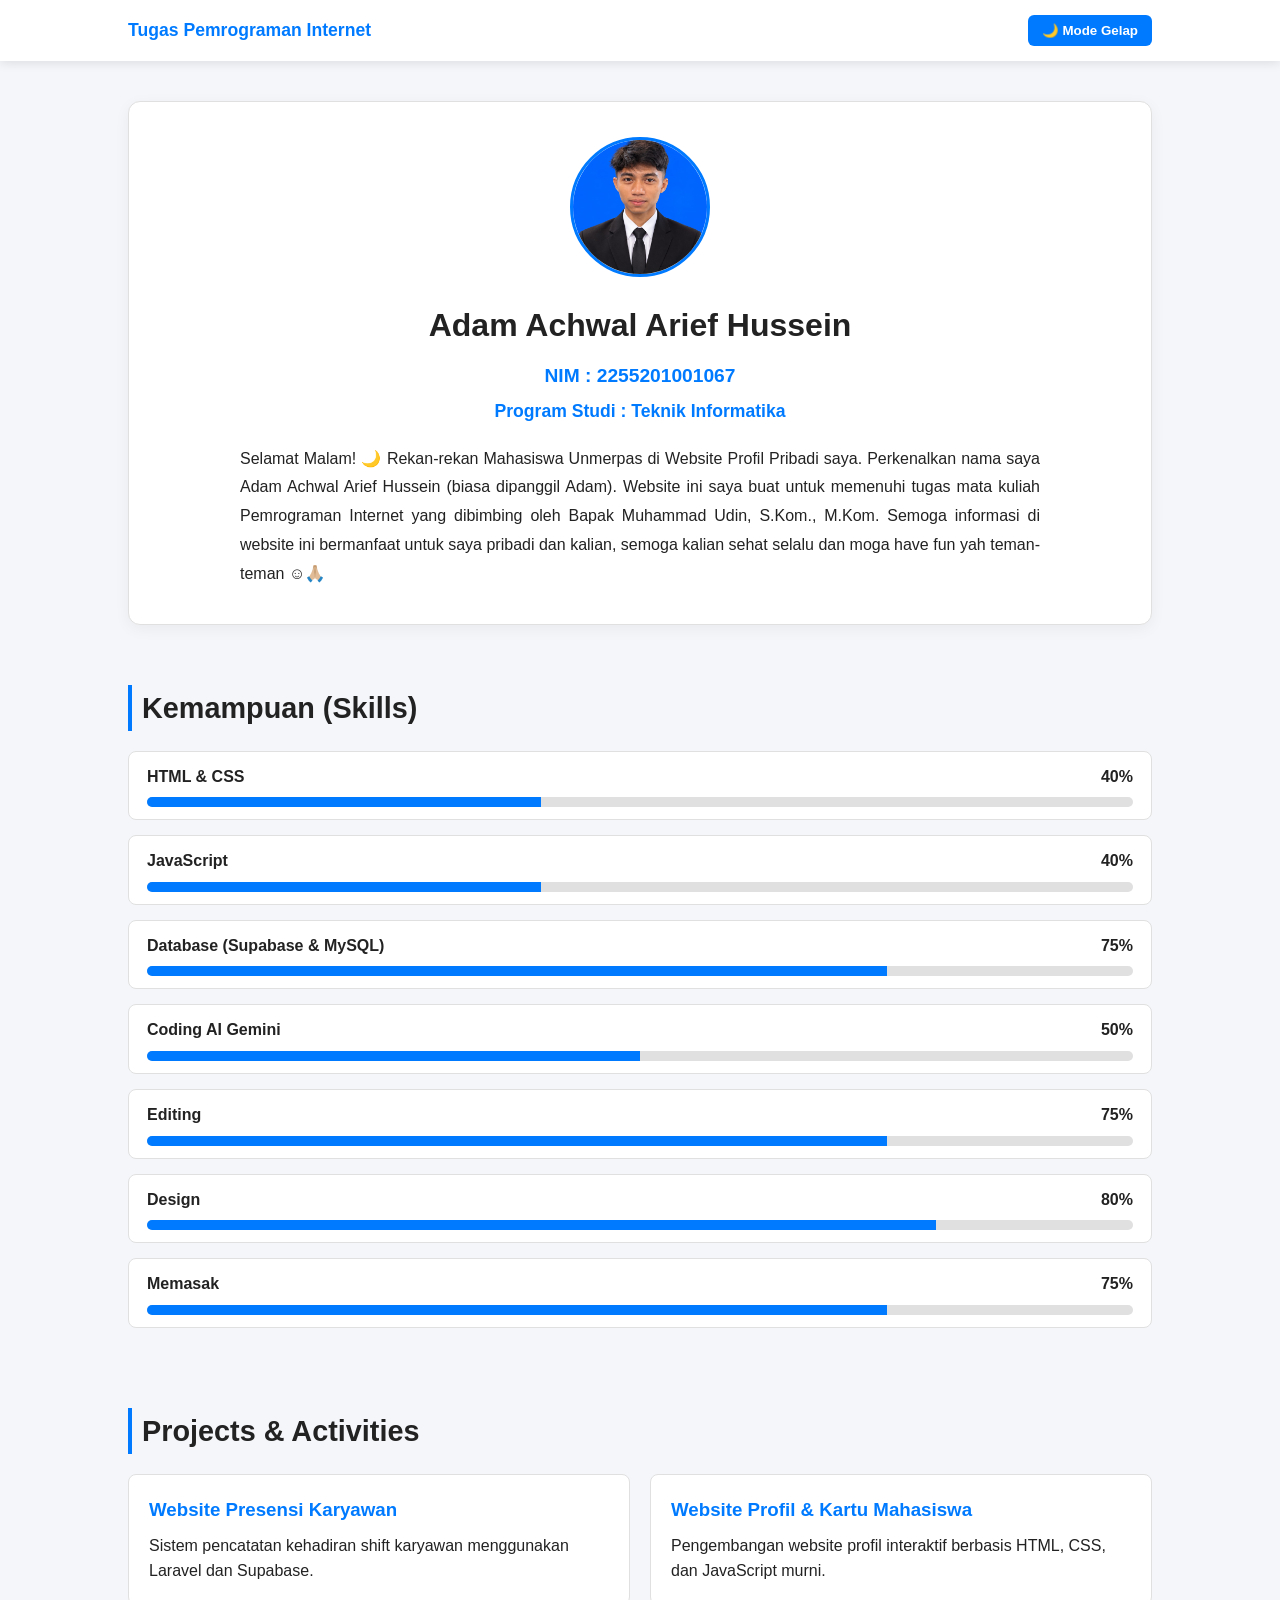
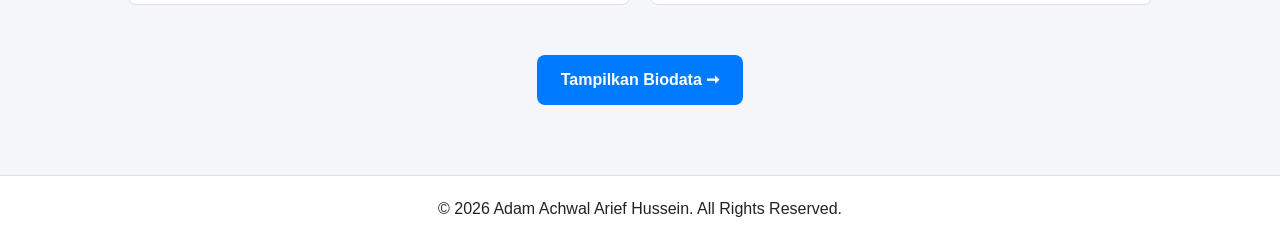
<file: index.html>
<!DOCTYPE html>
<html lang="id">
<head>
    <meta charset="UTF-8">
    <meta name="viewport" content="width=device-width, initial-scale=1.0">
    <title>Beranda - Tugas Pemrograman Internet</title>
    <link rel="stylesheet" href="style.css">
</head>
<body>

    <!-- Navigasi Utama -->
    <nav>
        <div class="logo">Tugas Pemrograman Internet</div>
        <button id="theme-toggle">🌙 Mode Gelap</button>
    </nav>

    <!-- 1. Home / Beranda Section -->
    <section id="home" class="hero">
        <div class="hero-card">
            <!-- Pastikan file foto.jpg ada di satu folder dengan file index.html -->
            <img src="foto.jpg" alt="Foto Profil" class="profile-img">
            
            <h1>Adam Achwal Arief Hussein</h1>
            
            <p class="badge-nim">NIM : 2255201001067</p>
            <p class="badge-prodi">Program Studi : Teknik Informatika</p>
            
            <p class="bio-short">
                <span id="greeting">Selamat datang</span> Rekan-rekan Mahasiswa Unmerpas di Website Profil Pribadi saya. Perkenalkan nama saya Adam Achwal Arief Hussein (biasa dipanggil Adam). Website ini saya buat untuk memenuhi tugas mata kuliah Pemrograman Internet yang dibimbing oleh Bapak Muhammad Udin, S.Kom., M.Kom. Semoga informasi di website ini bermanfaat untuk saya pribadi dan kalian, semoga kalian sehat selalu dan moga have fun yah teman-teman ☺️🙏🏼
            </p>
        </div>
    </section>

    <!-- 4. Skills Section -->
    <section id="skills" class="container">
        <h2>Kemampuan (Skills)</h2>
        <div class="skill-list">
            <div class="skill-item">
                <div class="skill-info">
                    <span>HTML & CSS</span>
                    <span>40%</span>
                </div>
                <div class="progress-bar"><div class="progress" style="width: 40%;"></div></div>
            </div>
            
            <div class="skill-item">
                <div class="skill-info">
                    <span>JavaScript</span>
                    <span>40%</span>
                </div>
                <div class="progress-bar"><div class="progress" style="width: 40%;"></div></div>
            </div>
            
            <div class="skill-item">
                <div class="skill-info">
                    <span>Database (Supabase & MySQL)</span>
                    <span>75%</span>
                </div>
                <div class="progress-bar"><div class="progress" style="width: 75%;"></div></div>
            </div>
            
            <div class="skill-item">
                <div class="skill-info">
                    <span>Coding AI Gemini</span>
                    <span>50%</span>
                </div>
                <div class="progress-bar"><div class="progress" style="width: 50%;"></div></div>
            </div>

            <div class="skill-item">
                <div class="skill-info">
                    <span>Editing</span>
                    <span>75%</span>
                </div>
                <div class="progress-bar"><div class="progress" style="width: 75%;"></div></div>
            </div>

            <div class="skill-item">
                <div class="skill-info">
                    <span>Design</span>
                    <span>80%</span>
                </div>
                <div class="progress-bar"><div class="progress" style="width: 80%;"></div></div>
            </div>

            <div class="skill-item">
                <div class="skill-info">
                    <span>Memasak</span>
                    <span>75%</span>
                </div>
                <div class="progress-bar"><div class="progress" style="width: 75%;"></div></div>
            </div>
        </div>
    </section>

    <!-- 5. Projects / Activities Section -->
    <section id="projects" class="container">
        <h2>Projects & Activities</h2>
        <div class="project-grid">
            <div class="project-card">
                <h3>Website Presensi Karyawan</h3>
                <p>Sistem pencatatan kehadiran shift karyawan menggunakan Laravel dan Supabase.</p>
            </div>
            <div class="project-card">
                <h3>Website Profil & Kartu Mahasiswa</h3>
                <p>Pengembangan website profil interaktif berbasis HTML, CSS, dan JavaScript murni.</p>
            </div>
        </div>
    </section>

    <!-- Tombol Navigasi Lanjut ke Halaman About -->
    <section class="container" style="text-align: center; padding-top: 10px; padding-bottom: 30px;">
        <a href="about.html" class="btn-next" style="display: inline-block; padding: 12px 24px; background-color: var(--primary-color); color: white; text-decoration: none; border-radius: 8px; font-weight: bold; font-size: 1rem; transition: transform 0.2s;">
            Tampilkan Biodata ➞
        </a>
    </section>

    <footer>
        <p>&copy; 2026 Adam Achwal Arief Hussein. All Rights Reserved.</p>
    </footer>

    <script src="script.js"></script>
</body>
</html>
</file>
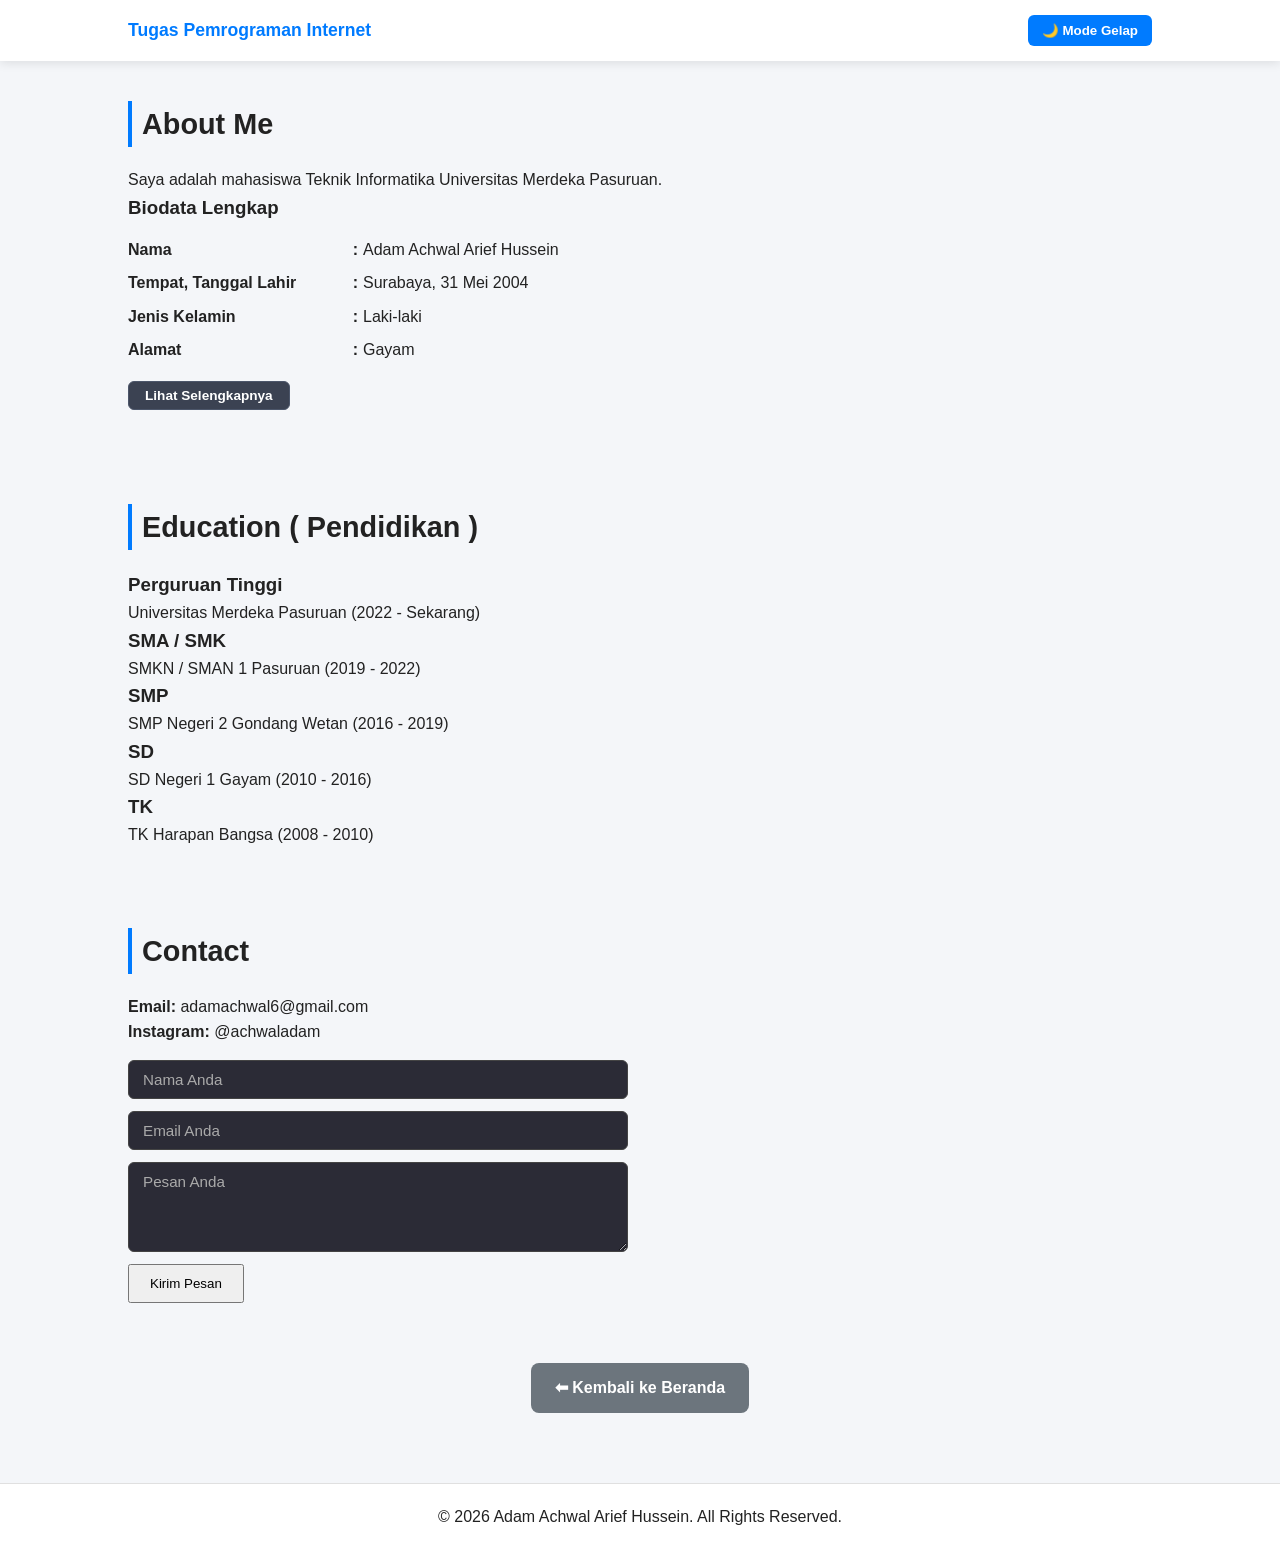
<file: about.html>
<!DOCTYPE html>
<html lang="id">
<head>
    <meta charset="UTF-8">
    <meta name="viewport" content="width=device-width, initial-scale=1.0">
    <title>Tentang Saya - Tugas Pemrograman Internet</title>
    <link rel="stylesheet" href="style.css">
    <style>
        /* CSS Tabel Biodata */
        .bio-table {
            width: 100%;
            border-collapse: collapse;
            margin-top: 10px;
        }

        .bio-table td {
            padding: 4px 0;
            vertical-align: top;
        }

        .bio-table .label {
            font-weight: bold;
            white-space: nowrap;
            width: 220px;
        }

        .bio-table .sub-label {
            font-weight: bold;
            padding-left: 25px;
            white-space: nowrap;
            width: 220px;
        }

        .bio-table .colon {
            width: 15px;
            text-align: center;
            font-weight: bold;
        }

        /* Class untuk menyembunyikan elemen */
        .hidden-row {
            display: none !important;
        }

        /* Styling Tombol Toggle Detail */
        .btn-toggle-more {
            width: fit-content;
            margin: 10px 0;
            padding: 6px 16px;
            background-color: #3b4252;
            color: #ffffff;
            border: 1px solid #4c566a;
            border-radius: 6px;
            font-size: 0.85rem;
            font-weight: 600;
            cursor: pointer;
            transition: all 0.2s ease-in-out;
        }

        .btn-toggle-more:hover {
            background-color: #4c566a;
            border-color: #88c0d0;
        }

        /* Perbaikan Tampilan Form Contact */
        #contact-form {
            display: flex;
            flex-direction: column;
            gap: 12px;
            max-width: 500px;
            margin-top: 15px;
        }

        #contact-form input,
        #contact-form textarea {
            width: 100%;
            padding: 10px 14px;
            border: 1px solid #444;
            border-radius: 6px;
            background-color: #2b2b36;
            color: #ffffff;
            font-size: 0.95rem;
            box-sizing: border-box;
        }

        #contact-form input::placeholder,
        #contact-form textarea::placeholder {
            color: #aaa;
        }

        #contact-form button {
            align-self: flex-start;
            padding: 10px 20px;
            cursor: pointer;
        }
    </style>
</head>
<body>

    <!-- Navigasi Utama -->
    <nav>
        <div class="logo">Tugas Pemrograman Internet</div>
        <button id="theme-toggle">🌙 Mode Gelap</button>
    </nav>

    <!-- 2. About Me Section -->
    <section id="about" class="container">
        <h2>About Me</h2>
        <p>Saya adalah mahasiswa Teknik Informatika Universitas Merdeka Pasuruan.</p>
        
        <div id="bio-details" class="details-box">
            <h3>Biodata Lengkap</h3>
            <table class="bio-table">
                <!-- Selalu Tampil -->
                <tr>
                    <td class="label">Nama</td>
                    <td class="colon">:</td>
                    <td>Adam Achwal Arief Hussein</td>
                </tr>
                <tr>
                    <td class="label">Tempat, Tanggal Lahir</td>
                    <td class="colon">:</td>
                    <td>Surabaya, 31 Mei 2004</td>
                </tr>
                <tr>
                    <td class="label">Jenis Kelamin</td>
                    <td class="colon">:</td>
                    <td>Laki-laki</td>
                </tr>
                <tr>
                    <td class="label">Alamat</td>
                    <td class="colon">:</td>
                    <td>Gayam</td>
                </tr>

                <!-- Tombol "Lihat Selengkapnya" -->
                <tr id="row-btn-open">
                    <td colspan="3">
                        <button class="btn-toggle-more" onclick="showDetails()">Lihat Selengkapnya</button>
                    </td>
                </tr>

                <!-- Detail Tersembunyi -->
                <tr class="more-details hidden-row">
                    <td class="sub-label">RT/RW</td>
                    <td class="colon">:</td>
                    <td>002/002</td>
                </tr>
                <tr class="more-details hidden-row">
                    <td class="sub-label">Kel/Desa</td>
                    <td class="colon">:</td>
                    <td>Gayam</td>
                </tr>
                <tr class="more-details hidden-row">
                    <td class="sub-label">Kecamatan</td>
                    <td class="colon">:</td>
                    <td>Gondangwetan</td>
                </tr>
                <tr class="more-details hidden-row">
                    <td class="label">Agama</td>
                    <td class="colon">:</td>
                    <td>Islam</td>
                </tr>
                <tr class="more-details hidden-row">
                    <td class="label">Kewarganegaraan</td>
                    <td class="colon">:</td>
                    <td>WNI</td>
                </tr>
                <tr class="more-details hidden-row">
                    <td class="label">Hobi</td>
                    <td class="colon">:</td>
                    <td>Programming, Olahraga, Billiard</td>
                </tr>
                <tr class="more-details hidden-row">
                    <td class="label">Minat / Bidang Disukai</td>
                    <td class="colon">:</td>
                    <td>Web Development, Database</td>
                </tr>
                 <tr class="more-details hidden-row">
                    <td class="label">Status Pelajar</td>
                    <td class="colon">:</td>
                    <td>Mahasiswa Aktif</td>
                </tr>
                <tr class="more-details hidden-row">
                    <td class="label">Pekerjaan</td>
                    <td class="colon">:</td>
                    <td>Kopilimana Pasuruan</td>
                </tr>
                <tr class="more-details hidden-row">
                    <td class="label">Divisi</td>
                    <td class="colon">:</td>
                    <td>Kitchen</td>
                </tr>
                <tr class="more-details hidden-row">
                    <td class="label">Jabatan</td>
                    <td class="colon">:</td>
                    <td>Cook</td>
                </tr>

                <!-- Tombol "Tutup Selengkapnya" -->
                <tr id="row-btn-close" class="more-details hidden-row">
                    <td colspan="3">
                        <button class="btn-toggle-more" onclick="hideDetails()">Tutup Selengkapnya</button>
                    </td>
                </tr>
            </table>
        </div>
    </section>

    <!-- 3. Education Section -->
    <section id="education" class="container">
        <h2>Education ( Pendidikan )</h2>
        <div class="timeline">
            <div class="timeline-item">
                <h3>Perguruan Tinggi</h3>
                <p>Universitas Merdeka Pasuruan (2022 - Sekarang)</p>
            </div>
            <div class="timeline-item">
                <h3>SMA / SMK</h3>
                <p>SMKN / SMAN 1 Pasuruan (2019 - 2022)</p>
            </div>
            <div class="timeline-item">
                <h3>SMP</h3>
                <p>SMP Negeri 2 Gondang Wetan (2016 - 2019)</p>
            </div>
            <div class="timeline-item">
                <h3>SD</h3>
                <p>SD Negeri 1 Gayam (2010 - 2016)</p>
            </div>
            <div class="timeline-item">
                <h3>TK</h3>
                <p>TK Harapan Bangsa (2008 - 2010)</p>
            </div>
        </div>
    </section>

    <!-- 6. Contact Section (Terhubung ke Formspree) -->
    <section id="contact" class="container">
        <h2>Contact</h2>
        <p><strong>Email:</strong> adamachwal6@gmail.com</p>
        <p><strong>Instagram:</strong> @achwaladam</p>

        <form id="contact-form" action="https://formspree.io/f/mqpebeja" method="POST">
            <input type="text" id="name" name="name" placeholder="Nama Anda" required>
            <input type="email" id="email" name="email" placeholder="Email Anda" required>
            <textarea id="message" name="message" placeholder="Pesan Anda" rows="4" required></textarea>
            <button type="submit" class="btn">Kirim Pesan</button>
        </form>
        <p id="form-status" style="margin-top: 10px; font-weight: bold;"></p>
    </section>

    <!-- Navigation Button Section -->
    <section class="container" style="text-align: center; padding-top: 10px; padding-bottom: 30px; display: flex; justify-content: center; gap: 15px; flex-wrap: wrap;">
        <a href="index.html" class="btn-next" style="display: inline-block; padding: 12px 24px; background-color: var(--secondary-color, #6c757d); color: white; text-decoration: none; border-radius: 8px; font-weight: bold; font-size: 1rem; transition: transform 0.2s;">
            ⬅ Kembali ke Beranda
        </a>
    </section>

    <footer>
        <p>&copy; 2026 Adam Achwal Arief Hussein. All Rights Reserved.</p>
    </footer>

    <!-- Script JS untuk Alur Buka / Tutup Detail Biodata -->
    <script>
        function showDetails() {
            document.getElementById('row-btn-open').classList.add('hidden-row');
            const moreRows = document.querySelectorAll('.more-details');
            moreRows.forEach(row => row.classList.remove('hidden-row'));
        }

        function hideDetails() {
            const moreRows = document.querySelectorAll('.more-details');
            moreRows.forEach(row => row.classList.add('hidden-row'));
            document.getElementById('row-btn-open').classList.remove('hidden-row');
        }
    </script>
    <script src="script.js"></script>
</body>
</html>
</file>
<file: style.css>
* {
    margin: 0;
    padding: 0;
    box-sizing: border-box;
    font-family: 'Segoe UI', Tahoma, Geneva, Verdana, sans-serif;
    transition: background-color 0.3s, color 0.3s;
}

:root {
    --bg-color: #f4f6f9;
    --text-color: #222;
    --card-bg: #ffffff;
    --primary-color: #007bff;
    --border-color: #e0e0e0;
}

body.dark-mode {
    --bg-color: #181926;
    --text-color: #f5f5f5;
    --card-bg: #242538;
    --primary-color: #3b82f6;
    --border-color: #374151;
}

body {
    background-color: var(--bg-color);
    color: var(--text-color);
    line-height: 1.6;
}

/* Navigasi */
nav {
    display: flex;
    justify-content: space-between;
    align-items: center;
    padding: 15px 10%;
    background-color: var(--card-bg);
    position: sticky;
    top: 0;
    z-index: 100;
    box-shadow: 0 2px 10px rgba(0,0,0,0.1);
}

.logo {
    font-weight: bold;
    font-size: 1.1rem;
    color: var(--primary-color);
}

.nav-links {
    display: flex;
    list-style: none;
    gap: 20px;
}

.nav-links a {
    text-decoration: none;
    color: var(--text-color);
    font-weight: 600;
}

.nav-links a.active {
    color: var(--primary-color);
    border-bottom: 2px solid var(--primary-color);
}

#theme-toggle {
    padding: 8px 14px;
    background-color: var(--primary-color);
    color: white;
    border: none;
    border-radius: 6px;
    cursor: pointer;
    font-weight: 600;
}

/* Section Common */
.container {
    padding: 40px 10%;
}

h2 {
    margin-bottom: 20px;
    font-size: 1.8rem;
    border-left: 4px solid var(--primary-color);
    padding-left: 10px;
}

/* Hero Section */
.hero {
    text-align: center;
    padding: 40px 10% 20px;
}

.hero-card {
    background: var(--card-bg);
    padding: 35px 25px;
    border-radius: 12px;
    border: 1px solid var(--border-color);
    box-shadow: 0 4px 15px rgba(0,0,0,0.05);
}

.profile-img {
    width: 140px;
    height: 140px;
    border-radius: 50%;
    object-fit: cover;
    margin-bottom: 15px;
    border: 3px solid var(--primary-color);
}

.hero-card h1 {
    font-size: 2rem;
    margin-bottom: 10px;
}

.badge-nim {
    font-size: 1.2rem;
    font-weight: bold;
    color: var(--primary-color);
    margin-bottom: 5px;
}

.badge-prodi {
    font-size: 1.1rem;
    font-weight: 600;
    color: var(--primary-color);
    margin-bottom: 20px;
}

.bio-short {
    line-height: 1.8;
    text-align: justify;
    max-width: 800px;
    margin: 0 auto;
}

/* Skills Section */
.skill-list {
    display: flex;
    flex-direction: column;
    gap: 15px;
    margin-top: 15px;
}

.skill-item {
    background: var(--card-bg);
    padding: 12px 18px;
    border-radius: 8px;
    border: 1px solid var(--border-color);
}

.skill-info {
    display: flex;
    justify-content: space-between;
    margin-bottom: 8px;
    font-weight: 600;
}

.progress-bar {
    background: #e0e0e0;
    border-radius: 10px;
    height: 10px;
    overflow: hidden;
}

.progress {
    background: var(--primary-color);
    height: 100%;
}

/* Projects Section */
.project-grid {
    display: grid;
    grid-template-columns: repeat(auto-fit, minmax(250px, 1fr));
    gap: 20px;
    margin-top: 15px;
}

.project-card {
    background: var(--card-bg);
    padding: 20px;
    border-radius: 8px;
    border: 1px solid var(--border-color);
}

.project-card h3 {
    margin-bottom: 8px;
    color: var(--primary-color);
}

footer {
    text-align: center;
    padding: 20px;
    background: var(--card-bg);
    border-top: 1px solid var(--border-color);
    margin-top: 40px;
}
</file>
